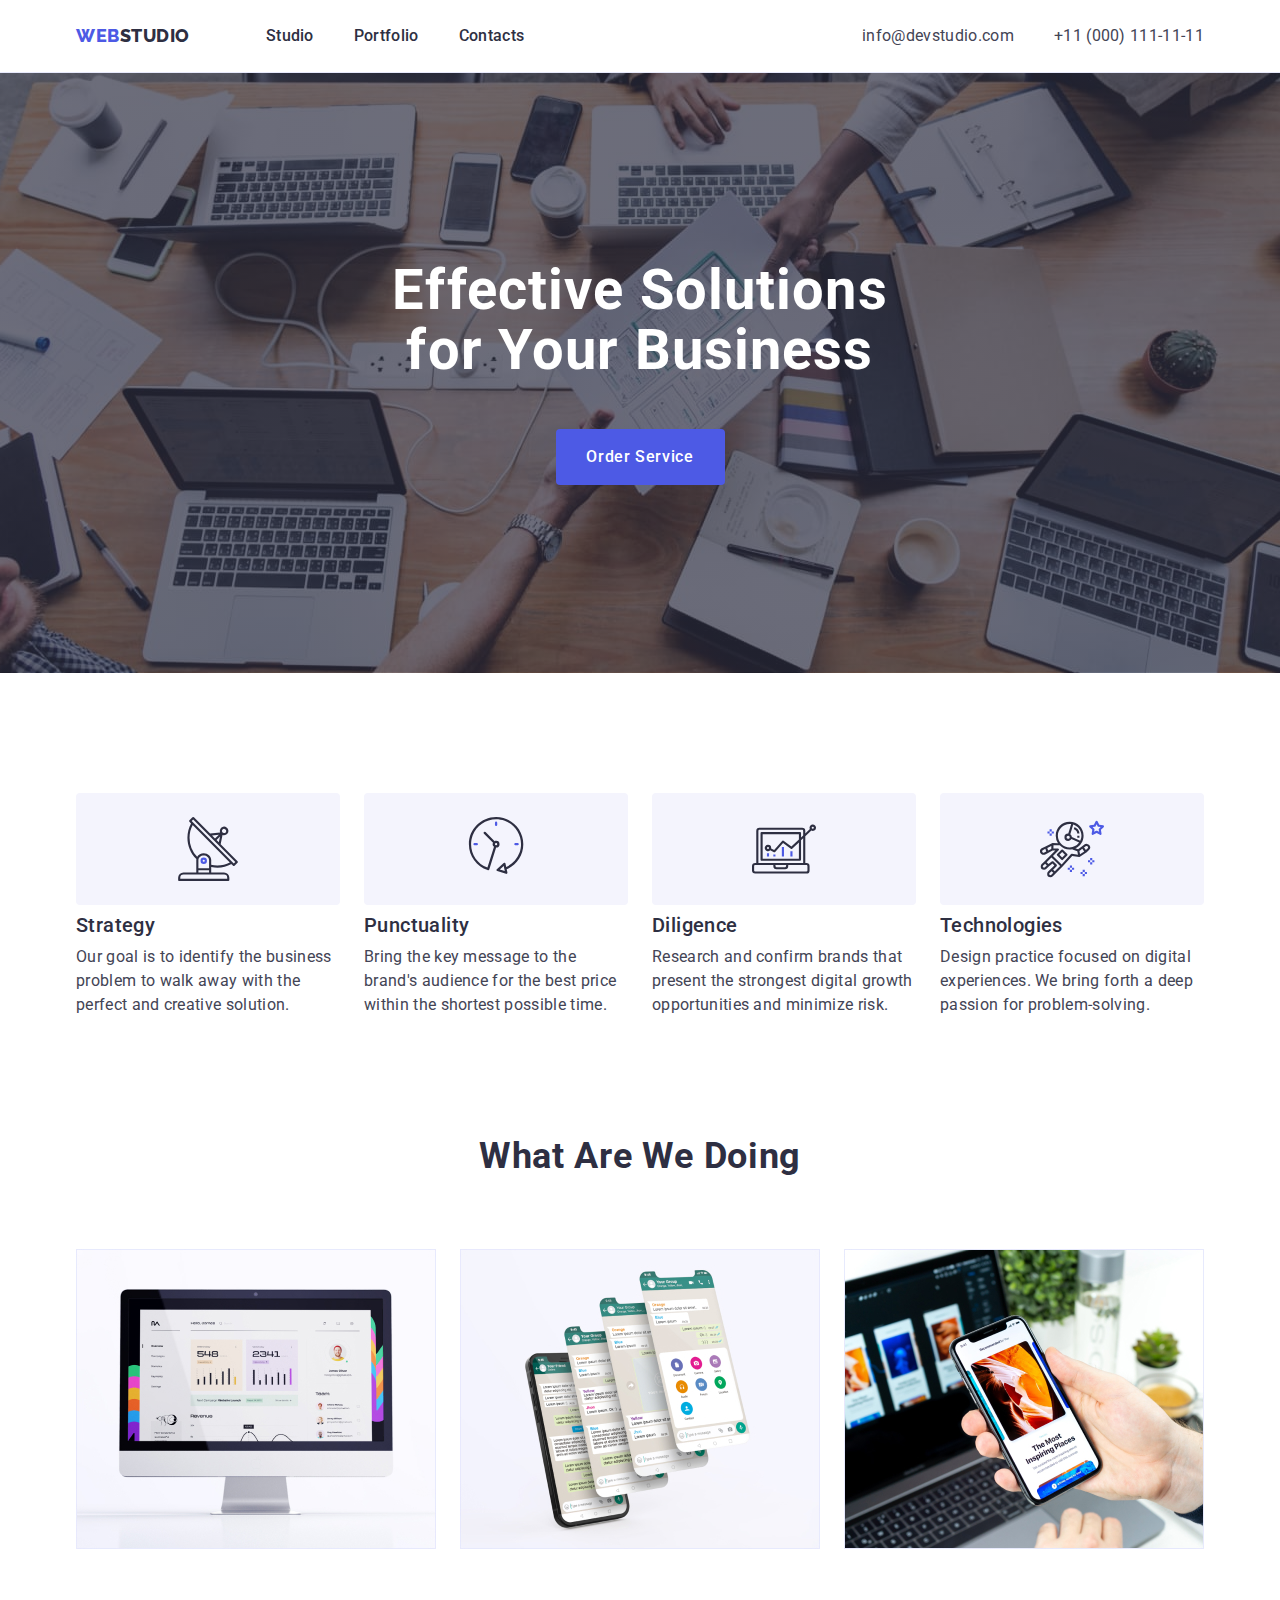
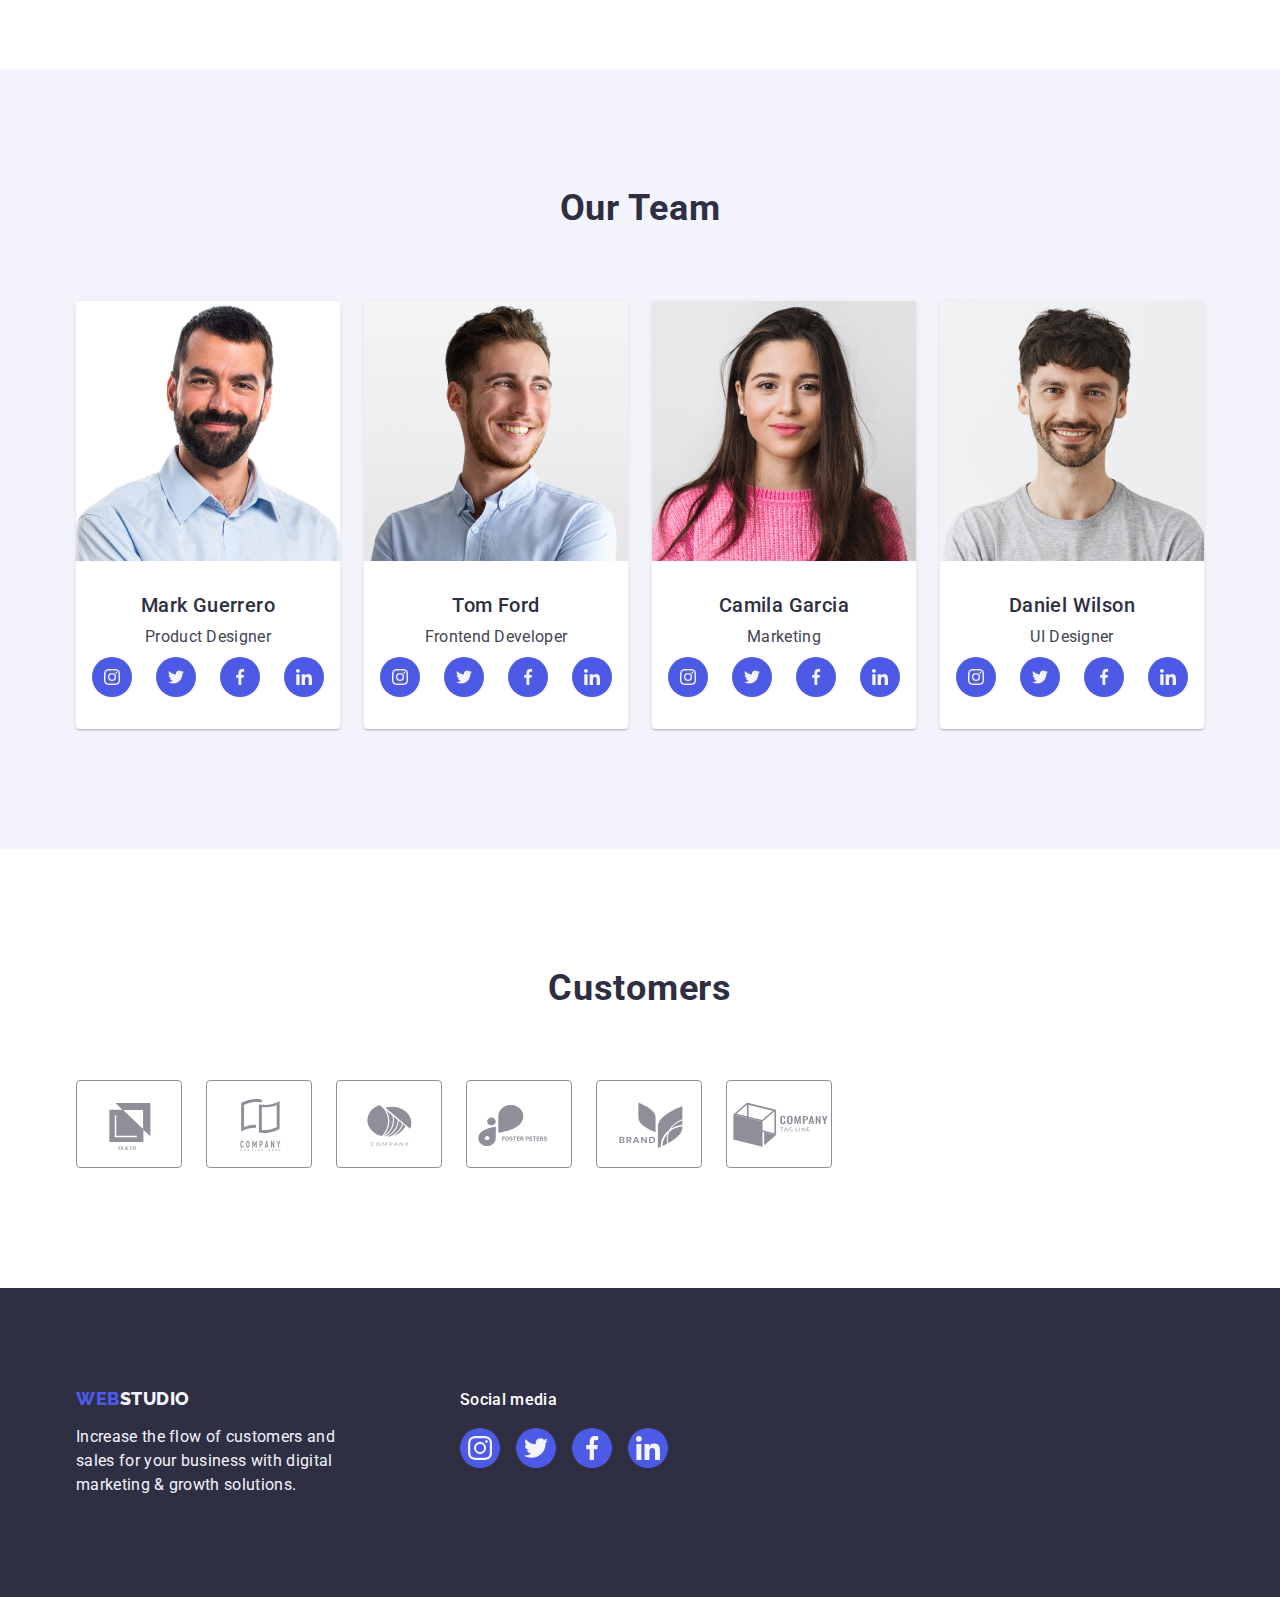
<file: index.html>
<!DOCTYPE html>
<html lang="en">
  <head>
    <!--Custom styles-->
    <link rel="stylesheet" href="https://cdnjs.cloudflare.com/ajax/libs/modern-normalize/1.1.0/modern-normalize.min.css">
    <link rel="stylesheet" href="./css/styles.css"/>
    <link rel="preconnect" href="https://fonts.googleapis.com">
    <link rel="preconnect" href="https://fonts.gstatic.com" crossorigin>
    <link href="https://fonts.googleapis.com/css2?family=Roboto:wght@400;500&display=swap" rel="stylesheet">
    <link rel="preconnect" href="https://fonts.googleapis.com">
    <link rel="preconnect" href="https://fonts.gstatic.com" crossorigin>
    <link href="https://fonts.googleapis.com/css2?family=Raleway:wght@800&display=swap" rel="stylesheet">
    <meta charset="UTF-8" />
    <meta http-equiv="X-UA-Compatible" content="IE=edge" />
    <meta name="viewport" content="width=device-width, initial-scale=1.0" />
    <title>Document</title>
  </head>
  <body>
    <!-- Header section -->
    <header class="header">
      <div class=" container"> 
        <nav class="nav-container">
          <a class=" header-logo logo link" href="./index.html">Web<span class="logo_span">Studio</span></a>
          <ul class="nav-list list">
            <li>
              <a class="nav_list_item link" href="./index.html">Studio</a>
            </li>
            <li>
              <a class="nav_list_item link" href="./portfolio.html">Portfolio</a>
            </li>
            <li>
              <a class="nav_list_item link" href="">Contacts</a>
            </li>
          </ul>
        </nav>
        <address class="add-ress">
          <ul class="add-list list">
            <li>
              <a class="add_style link" href="mailto:info@devstudio.com">info@devstudio.com</a>
            </li>
            <li>
              <a class="add_style link" href="tel:+110001111111">+11 (000) 111-11-11</a>
            </li>
          </ul>
        </address>
  
      </div> 

    </header>
    <main>
      <!-- Hero section-->
      <section class="hero-section">
        <div class="container">
          <h1 class="hero_title">Effective Solutions for Your Business</h1>
          <button class="hero_btn" type="button">Order Service</button>
       </div> 
      </section>
      <!-- Benefits  section-->
      <section class="benefits_section">
        <div class="container">
          <h2 hidden>Benefits</h2>
          <ul class="benefits_section-list list">
            <li class="benefits_section_item">
              <div class="benefits_section_item_img">
                <svg class="benefits_section_item_icon" width="64" height="64">
                  <use href="./images/icon.svg#icon-antenna-1"></use>
                </svg>
              </div>
              <h3 class="benefits_section_item_title">Strategy</h3>
              <p class="benefits_section_item_txt">
                Our goal is to identify the business problem to walk away with the
                perfect and creative solution.
              </p>
            </li>
            <li class="benefits_section_item">
              <div class="benefits_section_item_img">
                <svg class="benefits_section_item_icon" width="64" height="64">
                  <use href="./images/icon.svg#icon-clock-1"></use>
                </svg>
              </div>
              <h3 class="benefits_section_item_title">Punctuality</h3>
              <p class="benefits_section_item_txt">
                Bring the key message to the brand's audience for the best price
                within the shortest possible time.
              </p>
            </li>
            <li class="benefits_section_item">
              <div class="benefits_section_item_img">
                <svg class="benefits_section_item_icon" width="64" height="64">
                  <use href="./images/icon.svg#icon-diagram-1"></use>
                </svg>
              </div>
              <h3 class="benefits_section_item_title">Diligence</h3>
              <p class="benefits_section_item_txt">
                Research and confirm brands that present the strongest digital
                growth opportunities and minimize risk.
              </p>
            </li>
            <li class="benefits_section_item">
              <div class="benefits_section_item_img">
                <svg class="benefits_section_item_icon" width="64" height="64">
                  <use href="./images/icon.svg#icon-astronaut-1"></use>
                </svg>
              </div>
              <h3 class="benefits_section_item_title">Technologies</h3>
              <p class="benefits_section_item_txt">
                Design practice focused on digital experiences. We bring forth a
                deep passion for problem-solving.
              </p>
            </li>
          </ul>
        </div>
        
      </section>

      <!-- About section-->
      <section class="about_section">
        <div class="container">
          <h2 class="about_section_title">What are we doing</h2>
          <ul class="about_section_list list">
            <li class="about_section_item">
              <img class="img"
                src="./images/what-are-we-doing/img01.jpg"
                alt="Personal Computer"
                width="360"
              />
            </li>
            <li class="about_section_item">
              <img class="img"
                src="./images/what-are-we-doing/img02.jpg"
                alt="Smartphone"
                width="360"
              />
            </li>
            <li class="about_section_item">
              <img class="img"
                src="./images/what-are-we-doing/img03.jpg"
                alt="Synchronisation smartphone with PC"
                width="360"
              />
            </li>
          </ul>
        </div>
      </section>
      <!--Team section-->
      <section class="team_section">
        <div class="team_section_container container">
          <h2 class="team_section_title">Our Team</h2>
          <ul class="team_section_list list">
            <li class="team_section_list_item">
              <img class="img"
              src="./images/our-team/img1.jpg" alt="Young man" width="264" />
              <div class="emp-name">
                <h3 class="team_section_list_item_ttl">Mark Guerrero</h3>
                <p class="team_section_list_item_txt">Product Designer</p>
                <ul class="social-network-list list">
                  <li class="social-network-item">
                    <a class="social-network-link" href="">
                      <svg class="social-network-link-icon" width="16" height="16">
                        <use href="./images/icon.svg#icon-instagram">  </use>
                      </svg>
                    </a>
                  </li>
                  <li class="social-network-item">
                    <a class="social-network-link" href="">
                      <svg class="social-network-link-icon" width="16" height="16">
                        <use href="./images/icon.svg#icon-twitter">  </use>
                      </svg>
                    </a>
                  </li>
                  <li class="social-network-item">
                    <a class="social-network-link" href="">
                      <svg class="social-network-link-icon" width="16" height="16">
                        <use href="./images/icon.svg#icon-facebook">  </use>
                      </svg>
                    </a>
                  </li>
                  <li class="social-network-item">
                    <a class="social-network-link" href="">
                      <svg class="social-network-link-icon" width="16" height="16">
                        <use href="./images/icon.svg#icon-linkedin">  </use>
                      </svg>
                    </a>
                  </li>
                </ul>
              </div>
            </li>
            <li class="team_section_list_item">
              <img class="img"
              src="./images/our-team/img2.jpg" alt="Young man" width="264" />
              <div class="emp-name">
                <h3 class="team_section_list_item_ttl">Tom Ford</h3>
                <p class="team_section_list_item_txt">Frontend Developer</p>
                <ul class="social-network-list list">
                  <li class="social-network-item">
                    <a class="social-network-link" href="">
                      <svg class="social-network-link-icon" width="16" height="16">
                        <use href="./images/icon.svg#icon-instagram">  </use>
                      </svg>
                    </a>
                  </li>
                  <li class="social-network-item">
                    <a class="social-network-link" href="">
                      <svg class="social-network-link-icon" width="16" height="16">
                        <use href="./images/icon.svg#icon-twitter">  </use>
                      </svg>
                    </a>
                  </li>
                  <li class="social-network-item">
                    <a class="social-network-link" href="">
                      <svg class="social-network-link-icon" width="16" height="16">
                        <use href="./images/icon.svg#icon-facebook">  </use>
                      </svg>
                    </a>
                  </li>
                  <li class="social-network-item">
                    <a class="social-network-link" href="">
                      <svg class="social-network-link-icon" width="16" height="16">
                        <use href="./images/icon.svg#icon-linkedin">  </use>
                      </svg>
                    </a>
                  </li>
                </ul>
              </div>
            </li>
            <li class="team_section_list_item">
              <img class="img"
                src="./images/our-team/img3.jpg"
                alt="Young woman"
                width="264"
              />
              <div class="emp-name">
                <h3 class="team_section_list_item_ttl">Camila Garcia</h3>
                <p class="team_section_list_item_txt">Marketing</p>
                <ul class="social-network-list list">
                  <li class="social-network-item">
                    <a class="social-network-link" href="">
                      <svg class="social-network-link-icon" width="16" height="16">
                        <use href="./images/icon.svg#icon-instagram">  </use>
                      </svg>
                    </a>
                  </li>
                  <li class="social-network-item">
                    <a class="social-network-link" href="">
                      <svg class="social-network-link-icon" width="16" height="16">
                        <use href="./images/icon.svg#icon-twitter">  </use>
                      </svg>
                    </a>
                  </li>
                  <li class="social-network-item">
                    <a class="social-network-link" href="">
                      <svg class="social-network-link-icon" width="16" height="16">
                        <use href="./images/icon.svg#icon-facebook">  </use>
                      </svg>
                    </a>
                  </li>
                  <li class="social-network-item">
                    <a class="social-network-link" href="">
                      <svg class="social-network-link-icon" width="16" height="16">
                        <use href="./images/icon.svg#icon-linkedin">  </use>
                      </svg>
                    </a>
                  </li>
                </ul>
              </div>
            </li>
            <li class="team_section_list_item">
              <img  class="img" src="./images/our-team/img4.jpg" alt="Young man" width="264" />
              <div class="emp-name">
                <h3 class="team_section_list_item_ttl">Daniel Wilson</h3>
                <p class="team_section_list_item_txt">UI Designer</p>
                <ul class="social-network-list list">
                  <li class="social-network-item">
                    <a class="social-network-link" href="">
                      <svg class="social-network-link-icon" width="16" height="16">
                        <use href="./images/icon.svg#icon-instagram">  </use>
                      </svg>
                    </a>
                  </li>
                  <li class="social-network-item">
                    <a class="social-network-link" href="">
                      <svg class="social-network-link-icon" width="16" height="16">
                        <use href="./images/icon.svg#icon-twitter">  </use>
                      </svg>
                    </a>
                  </li>
                  <li class="social-network-item">
                    <a class="social-network-link" href="">
                      <svg class="social-network-link-icon" width="16" height="16">
                        <use href="./images/icon.svg#icon-facebook">  </use>
                      </svg>
                    </a>
                  </li>
                  <li class="social-network-item">
                    <a class="social-network-link" href="">
                      <svg class="social-network-link-icon" width="16" height="16">
                        <use href="./images/icon.svg#icon-linkedin">  </use>
                      </svg>
                    </a>
                  </li>
                </ul>
              </div>
            </li>
          </ul>
        </div>
      </section>
      <!-- Customers-->
      <section class="customers-section">
        <div class="customers-section-container container">
          <h2 class="customers-section-title">Customers</h2>
          <ul class="customers-section-list list">
            <li class="customers-section-item">
              <a class="customers-section-item-link link" href="">
                <svg class="customers-section-item-icon" width="104" height="56">
                  <use href="./images/icon.svg#icon-Logo-1"></use>
                </svg>
              </a>
            </li>
            <li class="customers-section-item">
              <a class="customers-section-item-link link" href="">
                <svg class="customers-section-item-icon" width="104" height="56">
                  <use href="./images/icon.svg#icon-Logo-2"></use>
                </svg>
              </a>
            </li>
            <li class="customers-section-item">
              <a class="customers-section-item-link link" href="">
                <svg class="customers-section-item-icon" width="104" height="56">
                  <use href="./images/icon.svg#icon-Logo-3"></use>
                </svg>
              </a>
            </li>
            <li class="customers-section-item">
              <a class="customers-section-item-link link" href="">
                <svg class="customers-section-item-icon" width="104" height="56">
                  <use href="./images/icon.svg#icon-Logo-4"></use>
                </svg>
              </a>
            </li>
            <li class="customers-section-item">
              <a class="customers-section-item-link link" href="">
                <svg class="customers-section-item-icon" width="104" height="56">
                  <use href="./images/icon.svg#icon-Logo-5"></use>
                </svg>
              </a>
            </li>
            <li class="customers-section-item">
              <a class="customers-section-item-link link" href="">
                <svg class="customers-section-item-icon" width="104" height="56">
                  <use href="./images/icon.svg#icon-Logo-6"></use>
                </svg>
              </a>
            </li>
          </ul>
        </div>

      </section>
    </main>
    <footer class="footer">
      <div class="footer-content-container container">
        <div class="footer-content">
          <a class="footer-logo logo link" href="./index.html">Web<span class="logo_span">Studio</span></a>
          <p class="footer-txt">
            Increase the flow of customers and sales for your business with digital
            marketing & growth solutions.
          </p>
        </div>
        <div class="footer-social-media-container">
          <p class="footer-social-media-ttl">Social media</p>
          <ul class="footer-social-network-list list">
            <li class="footer-social-network-item">
              <a class="footer-social-network-link" href="">
                <svg class="footer-social-network-link-icon" width="24" height="24">
                  <use href="./images/icon.svg#icon-instagram">  </use>
                </svg>
              </a>
            </li>
            <li class="footer-social-network-item">
              <a class="footer-social-network-link" href="">
                <svg class="footer-social-network-link-icon" width="24" height="24">
                  <use href="./images/icon.svg#icon-twitter">  </use>
                </svg>
              </a>
            </li>
            <li class="footer-social-network-item">
              <a class="footer-social-network-link" href="">
                <svg class="footer-social-network-link-icon" width="24" height="24">
                  <use href="./images/icon.svg#icon-facebook">  </use>
                </svg>
              </a>
            </li>
            <li class="footer-social-network-item">
              <a class="footer-social-network-link" href="">
                <svg class="footer-social-network-link-icon" width="24" height="24">
                  <use href="./images/icon.svg#icon-linkedin">  </use>
                </svg>
              </a>
            </li>
          </ul>          

        </div>
      </div>      
    </footer>
  </body>
</html>
</file>
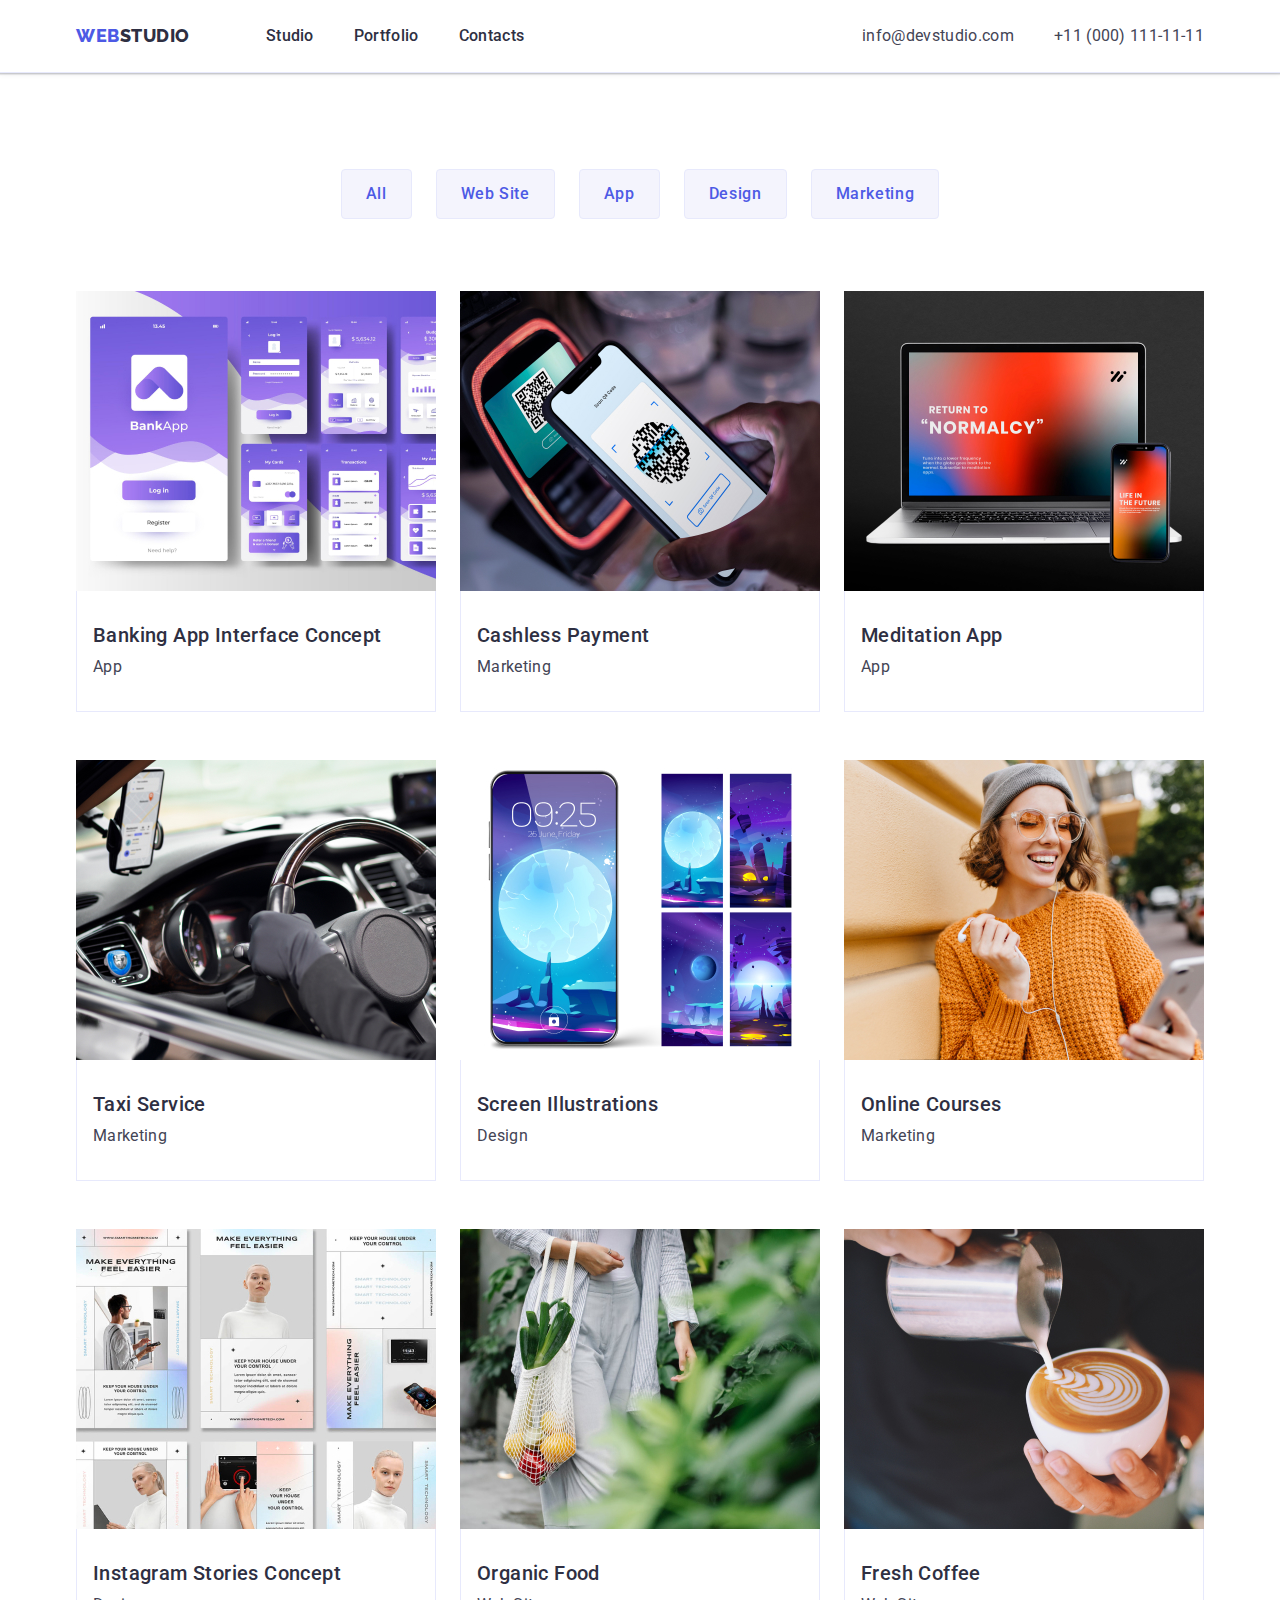
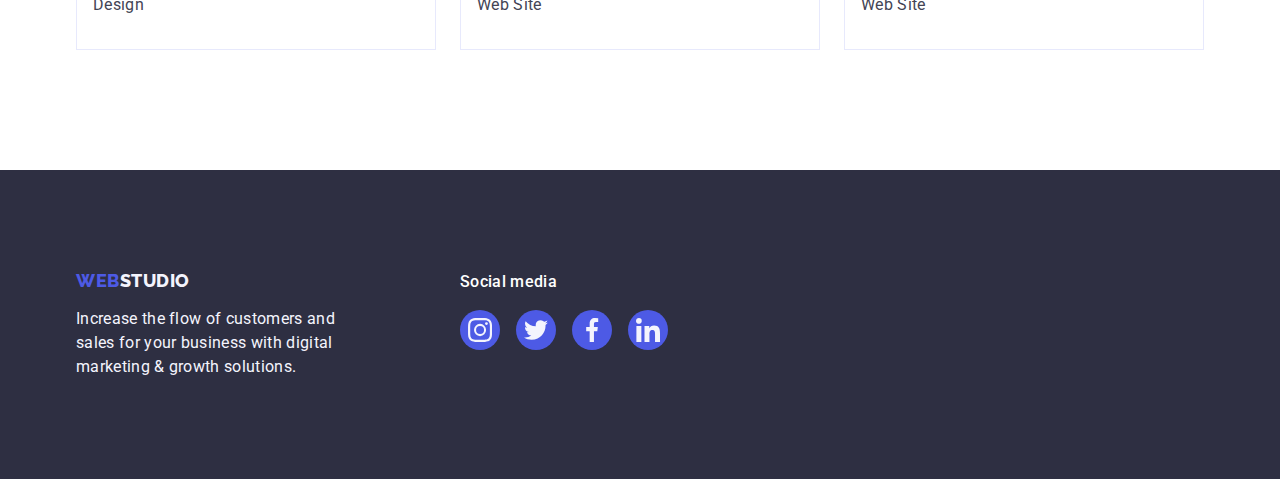
<file: portfolio.html>
<!DOCTYPE html>
<html lang="en">
  <head>
    <!--Custom styles-->
    <link
      rel="stylesheet"
      href="https://cdnjs.cloudflare.com/ajax/libs/modern-normalize/1.1.0/modern-normalize.min.css"
    />
    <link rel="stylesheet" href="./css/styles.css" />
    <link rel="preconnect" href="https://fonts.googleapis.com" />
    <link rel="preconnect" href="https://fonts.gstatic.com" crossorigin />
    <link
      href="https://fonts.googleapis.com/css2?family=Roboto:wght@400;500&display=swap"
      rel="stylesheet"
    />
    <link rel="preconnect" href="https://fonts.googleapis.com" />
    <link rel="preconnect" href="https://fonts.gstatic.com" crossorigin />
    <link
      href="https://fonts.googleapis.com/css2?family=Raleway:wght@800&display=swap"
      rel="stylesheet"
    />
    <meta charset="UTF-8" />
    <meta http-equiv="X-UA-Compatible" content="IE=edge" />
    <meta name="viewport" content="width=device-width, initial-scale=1.0" />
    <title>Document</title>
  </head>
  <body>
    <!-- Header section -->
    <header class="header">
      <div class="container">
        <nav class="nav-container">
          <a class="header-logo logo link" href="./index.html"
            >Web<span class="logo_span">Studio</span></a
          >
          <ul class="nav-list list">
            <li>
              <a class="nav_list_item link" href="./index.html">Studio</a>
            </li>
            <li>
              <a class="nav_list_item link" href="./portfolio.html">Portfolio</a>
            </li>
            <li>
              <a class="nav_list_item link" href="">Contacts</a>
            </li>
          </ul>
        </nav>
        <address class="add-ress">
          <ul class="add-list list">
            <li>
              <a class="add_style link" href="mailto:info@devstudio.com"
                >info@devstudio.com</a
              >
            </li>
            <li>
              <a class="add_style link" href="tel:+110001111111"
                >+11 (000) 111-11-11</a
              >
            </li>
          </ul>
        </address>
      </div>
    </header>
    <main>
      <!--Options-->
      <section class="portfolio-section">
        <div class="container">
          <h1 hidden>Production type</h1>
          <ul class="production_type_section_btn_list list">
            <li>
              <button class="production_type_section_btn" type="button">All</button>
            </li>
            <li>
              <button class="production_type_section_btn" type="button">Web Site</button>
            </li>
            <li>
              <button class="production_type_section_btn" type="button">App</button>
            </li>
            <li>
              <button class="production_type_section_btn" type="button">Design</button>
            </li>
            <li>
              <button class="production_type_section_btn" type="button">Marketing</button>
            </li>
          </ul>
          <ul class="production_examples_section_list list">
            <li class="production_examples_section_item">
              <a class="production_examples_section_link link" href="">
                <img
                  class="img"
                  src="./images/progect-cards/img-1.jpg"
                  alt="Banking app screens"
                  width="360"
                />
                <div class="card-description">
                  <h2 class="production_examples_section_item_title">
                    Banking App Interface Concept
                  </h2>
                  <p class="production_examples_section_item_txt">App</p>
                </div>
              </a>
            </li>
            <li class="production_examples_section_item">
              <a class="production_examples_section_link link" href="">
                <img
                  class="img"
                  src="./images/progect-cards/img-2.jpg"
                  alt="Smartphone with QR-code reader"
                  width="360"
                />
                <div class="card-description">
                  <h2 class="production_examples_section_item_title">Cashless Payment</h2>
                  <p class="production_examples_section_item_txt">Marketing</p>
                </div>
              </a>
            </li>
            <li class="production_examples_section_item">
              <a class="production_examples_section_link link" href="">
                <img
                  class="img"
                  src="./images/progect-cards/img-3.jpg"
                  alt="Laptop synchronised with smartphone"
                  width="360"
                />
                <div class="card-description">
                  <h2 class="production_examples_section_item_title">Meditation App</h2>
                  <p class="production_examples_section_item_txt">App</p>
                </div>
              </a>
            </li>
            <li class="production_examples_section_item">
              <a class="production_examples_section_link link" href="">
                <img
                  class="img"
                  src="./images/progect-cards/img-4.jpg"
                  alt="Seering wheel"
                  width="360"
                />
                <div class="card-description">
                  <h2 class="production_examples_section_item_title">Taxi Service</h2>
                  <p class="production_examples_section_item_txt">Marketing</p>
                </div>
              </a>
            </li>
            <li class="production_examples_section_item">
              <a class="production_examples_section_link link" href="">
                <img
                  class="img"
                  src="./images/progect-cards/img-5.jpg"
                  alt="Smartphone screens"
                  width="360"
                />
                <div class="card-description">
                  <h2 class="production_examples_section_item_title">Screen Illustrations</h2>
                  <p class="production_examples_section_item_txt">Design</p>
                </div>
              </a>
            </li>
            <li class="production_examples_section_item">
              <a class="production_examples_section_link link" href="">
                <img
                  class="img"
                  src="./images/progect-cards/img-6.jpg"
                  alt="The girl with phone"
                  width="360"
                />
                <div class="card-description">
                  <h2 class="production_examples_section_item_title">Online Courses</h2>
                  <p class="production_examples_section_item_txt">Marketing</p>
                </div>
              </a>
            </li>
            <li class="production_examples_section_item">
              <a class="production_examples_section_link link" href="">
                <img
                  class="img"
                  src="./images/progect-cards/img-7.jpg"
                  alt="Instagram stories screens"
                  width="360"
                />
                <div class="card-description">
                  <h2 class="production_examples_section_item_title">Instagram Stories Concept</h2>
                  <p class="production_examples_section_item_txt">Design</p>
                </div>
              </a>
            </li>
            <li class="production_examples_section_item">
              <a class="production_examples_section_link link" href="">
                <img
                  class="img"
                  src="./images/progect-cards/img-8.jpg"
                  alt="Bag with fresh vegetables"
                  width="360"
                />
                <div class="card-description">
                  <h2 class="production_examples_section_item_title">Organic Food</h2>
                  <p class="production_examples_section_item_txt">Web Site</p>
                </div>
              </a>
            </li>
            <li class="production_examples_section_item">
              <a class="production_examples_section_link link" href="">
                <img
                  class="img"
                  src="./images/progect-cards/img-9.jpg"
                  alt="Coffe with milk"
                  width="360"
                />
                <div class="card-description">
                  <h2 class="production_examples_section_item_title">Fresh Coffee</h2>
                  <p class="production_examples_section_item_txt">Web Site</p>
                </div>
              </a>
            </li>
          </ul>
        </div>
      </section>
    </main>
    <footer class="footer">
      <div class="footer-content-container container">
        <div class="footer-content">
          <a class="footer-logo logo link" href="./index.html">Web<span class="logo_span">Studio</span></a>
          <p class="footer-txt">
            Increase the flow of customers and sales for your business with digital
            marketing & growth solutions.
          </p>
        </div>
        <div class="footer-social-media-container">
          <p class="footer-social-media-ttl">Social media</p>
          <ul class="footer-social-network-list list">
            <li class="footer-social-network-item">
              <a class="footer-social-network-link" href="">
                <svg class="footer-social-network-link-icon" width="24" height="24">
                  <use href="./images/icon.svg#icon-instagram">  </use>
                </svg>
              </a>
            </li>
            <li class="footer-social-network-item">
              <a class="footer-social-network-link" href="">
                <svg class="footer-social-network-link-icon" width="24" height="24">
                  <use href="./images/icon.svg#icon-twitter">  </use>
                </svg>
              </a>
            </li>
            <li class="footer-social-network-item">
              <a class="footer-social-network-link" href="">
                <svg class="footer-social-network-link-icon" width="24" height="24">
                  <use href="./images/icon.svg#icon-facebook">  </use>
                </svg>
              </a>
            </li>
            <li class="footer-social-network-item">
              <a class="footer-social-network-link" href="">
                <svg class="footer-social-network-link-icon" width="24" height="24">
                  <use href="./images/icon.svg#icon-linkedin">  </use>
                </svg>
              </a>
            </li>
          </ul>  

        </div>
      </div>      
    </footer>
  </body>
</html>
</file>
<file: css/styles.css>
:root {
	--iris: #4D5AE5;
	--ocean: #404BBF;
	--navy-blue: #2E2F42;
	--green: #31D0AA;
	--slate: #434455;
	--light-slate: #8E8F99;
	--cornflower: #E7E9FC;
	--cloud: #F4F4FD;
	--navy-blue-modal: #2E2F42 40%;
	--grey: #2E2F42 70%;
	--white: #FFFFFF;
	--dairy: #FCFCFC;
}

body {
    font-family: "Roboto", sans-serif;
    color:var(--slate);
    background-color: var(--white) ;
}
h1,
h2,
h3,
h4,
h5,
h6,
p {
    margin: 0;
}
 
.visually-hidden {
  position: absolute;
  width: 1px;
  height: 1px;
  margin: -1px;
  border: 0;
  padding: 0;
}

.list {
    list-style: none;
    padding: 0;
    margin: 0;
}
.link {
    text-decoration: none;
}
.img {
    display: block;
}
.container {
    width: 1158px;
    padding: 0 15px;
    margin-left: auto;
    margin-right: auto;
}
 /* Header styles */
 .header {
    border-bottom: 1px solid  var(--cornflower);
    box-shadow: 0px 2px 1px rgba(46, 47, 66, 0.08), 0px 1px 1px rgba(46, 47, 66, 0.16), 0px 1px 6px rgba(46, 47, 66, 0.08);


 }
.header .container {
    display: flex;
    align-items: center;
    justify-content: space-between;
    
}
.nav-container {
    display: flex;
    align-items: center;
}
.logo {
    display: block;
    font-family: "Raleway", sans-serif;
    font-weight: 800;
    font-size: 18px;
    line-height: 1.17;
    letter-spacing: 0.03em;
    text-transform: uppercase;
    color: var(--iris);
}
.header-logo {
     margin-right: 76px;
}
.header  .logo_span {
    color: var(--navy-blue);
}

.nav_list_item {
    display: inline-block;
    padding: 24px 0;
    font-weight: 500;
    font-size: 16px;
    line-height: 1.5;
    letter-spacing: 0.02em;
    color: var(--navy-blue) ;
}

.nav-list {
    display: flex;
    gap: 40px;
    

}

.nav-list .link:hover{
    color: var(--ocean);
}
.nav-list .link:focus {
    color: var(--ocean);
}
.add-ress {
    font-style: normal
}
.add_style {
    line-height: 1.5;
    letter-spacing: 0.02em;
    color: var(--slate);
}
.add-list {
    display: flex;
    gap: 40px;
    margin: 0;
}
.add-list .link:hover {
    color: var(--ocean);
}
.add-list .link:focus {
    color: var(--ocean);
}

/* Hero styles */
.hero-section {
    max-width: 1440px;
    margin-left: auto;
    margin-right: auto;
    background-image: linear-gradient(rgba(46, 47, 66, 0.7),rgba(46, 47, 66, 0.7)),
     url(../images/hero-section/people-office-compessed.jpg);
    background-repeat: no-repeat;
    background-position: center;
    background-size: cover;


    background-color: var(--navy-blue);
    padding: 188px 0;
}
.overlay {
   
}
.hero_title {
    display: block;
    margin: 0 auto 48px auto;
    max-width: 496px;
    font-size: 56px;
    line-height: 1.07;
    text-align: center;
    letter-spacing: 0.02em;
    color: var(--white);
    
    }
    .hero_btn {
        display: block ;
        margin: 0 auto;
        min-width: 169px;
        min-height: 56px;
        border: none;
        border-radius: 4px;
        background-color: var(--iris);
        font-family: "Roboto", sans-serif;
        font-weight: 500;
        font-size: 16px;
        line-height: 1.5;
        letter-spacing: 0.04em;
        color: var(--white);
        cursor: pointer;
    }
    .hero .hero_btn:hover,
    .hero .hero_btn:focus {
       background-color:  var(--ocean);  
    }
    /* Benefits section styes */
    .benefits_section {
        padding: 120px 0;
    }
    .benefits_section-list {
        display: flex;
        gap: 24px;
        
    }
    .benefits_section_item {
        width: calc((100% - 72px) / 4);
        
    }
    .benefits_section_item_img {
        display: flex;
        margin-bottom: 8px;
        align-items: center;
        justify-content: center;
        height: 112px;
        border-radius: 4px;
        background-color: var(--cloud);

    }
    .benefits_section_item_title {
        margin-bottom: 8px;
        font-weight: 500;
        font-size: 20px;
        line-height: 1.2;
        letter-spacing: 0.02em;
        color: var(--navy-blue) ;
    }
    .benefits_section_item_txt {
        line-height: 1.5;
        letter-spacing: 0.02em;
    }
    /*About section styles*/
    .about_section {
        padding-bottom: 120px;
    }
    .about_section_title {
        margin-bottom: 72px;
        font-size: 36px;
        line-height: 1.11;
        text-align: center;
        letter-spacing: 0.02em;
        text-transform: capitalize;
        color: var(--navy-blue) ;
    }

    .about_section_list {
        display: flex;
        gap: 24px;
    }
    .about_section_item {
        width: calc((100% - 48px) / 3);
    }
    /* Team section */
    .team_section {
        padding: 120px 0;
        background-color:  var(--cloud);
    }
    .team_section_title {
        margin-bottom: 72px;
        font-size: 36px;
        line-height: 1.11;
        text-align: center;
        letter-spacing: 0.02em;
        text-transform: capitalize;
        color:  var(--navy-blue) ;
    }
    .team_section_list {
        display: flex;
        gap: 24px;
    }
    .team_section_list_item {
        box-shadow: 0px 1px 6px rgba(46, 47, 66, 0.08), 0px 1px 1px rgba(46, 47, 66, 0.16), 0px 2px 1px rgba(46, 47, 66, 0.08);
        background-color:  var(--white) ;
        border-radius: 0px 0px 4px 4px;
    }
    .emp-name {
        padding: 32px 0;
        border-radius: 0px 0px 4px 4px;
    }
    
    .team_section_list_item_ttl {
        display: block;
        margin-bottom: 8px;
        font-weight: 500;
        font-size: 20px;
        line-height: 1.2;
        letter-spacing: 0.02em;
        text-align: center;
        color: var(--navy-blue);
    }
    .team_section_list_item_txt {
        text-align: center;
        font-size: 16px;
        line-height: 1.5;
        letter-spacing: 0.02em;

        margin-bottom: 8px;
    }
    .social-network-list{
        display: flex;
        align-items: center;
        justify-content: center;
        gap: 24px;
    }
    .social-network-item {
        width: 40px;
        height: 40px;
    }
    .social-network-link {
        display: flex;
        align-items: center;
        justify-content: center;
        width: 100%;
        height: 100%;

        background-color: var(--iris);
        border-radius: 50%;
    }
    .social-network-link:hover,
    .social-network-link:focus {
        background-color: #404bbf;
    }

    
    .social-network-link-icon {
        fill: var(--cloud);
    }
    /* Customers section*/
    .customers-section {
        padding: 120px 0;
        background-color: var(--white);
    }
    .customers-section-title {
        margin-bottom: 72px;
        font-size: 36px;
        line-height: 1.1;
        text-align: center;
        letter-spacing: 0.02em;
        text-transform: capitalize;
        color:  var(--navy-blue) ;  
    }
    .customers-section-list {
        display: flex;
        gap: 24px;
    }
    .customers-section-item {
        width: calc((100%-120px) /6);
        height: 88px;
        color: #afb1b8;
    }
    .customers-section-item-link {
        width: 100%;
        height: 100%;
        display: flex;
        align-items: center;
        justify-content: center;
        border: 1px solid var(--light-slate);
        border-radius: 4px ; 
        color: var(--light-slate); 
    
    }
    .customers-section-item :hover,
    .customers-section-item :focus {
        border-color: var(--ocean);
        color: var(--ocean);
    }
    .customers-section-item-icon {
        fill: currentColor;
    }


    /* Portfolio */
    .portfolio-section {
        padding: 96px 0 120px;
    }
    /* Production type  styles  */
    .production_type_section_btn_list {
        display: flex;
        justify-content: center;
        gap: 24px;
        margin-bottom: 72px;
    }
    
    .production_type_section_btn {
        padding: 12px 24px;
        border: 1px solid var(--cornflower);
        border-radius: 4px;
        font-family: "Roboto", sans-serif;
        font-weight: 500;
        font-size: 16px;
        line-height: 1.5;
        letter-spacing: 0.04em;
        background-color:  var(--cloud);
        color: var(--iris);
        cursor: pointer;
    }

    .production_type_section_btn:hover,
    .production_type_section_btn:focus {
        color: var(--white);
        box-shadow: 0px 3px 1px rgba(0, 0, 0, 0.1), 0px 2px 1px rgba(0, 0, 0, 0.08), 0px 2px 2px rgba(0, 0, 0, 0.12);;
    }
    .production_type_section_btn:hover,
    .production_type_section_btn:focus {
        border: 1px solid transparent ;
     background-color: var(--ocean);
    }
    /* Production  examples styles */
    .production_examples_section_list {
        display: flex;
        flex-wrap: wrap;
        column-gap: 24px;
        row-gap: 48px;
    }
    .production_examples_section_item {
        width: calc((100% - 48px) / 3); 
    }
    .production_examples_section_link {
        display: block;
    }
    .production_examples_section_link:hover,
    .production_examples_section_link:focus {
        box-shadow: 0px 1px 6px rgba(46, 47, 66, 0.08), 0px 1px 1px rgba(46, 47, 66, 0.16), 0px 2px 1px rgba(46, 47, 66, 0.08);
    }
    
    .card-description {
        padding: 32px 16px;
        border: 1px solid var(--cornflower);
        border-top: none; 
        
    }
    .production_examples_section_item_title {
        margin-bottom: 8px;
        font-weight: 500;
        font-size: 20px;
        line-height: 1.2;
        letter-spacing: 0.02em;
        color: var(--navy-blue);
    }
    .production_examples_section_item_txt {
        font-size: 16px;
        line-height: 1.5;
        letter-spacing: 0.02em;
        color: var(--slate);
    }
    /* Footer */
    .footer {
        padding: 100px 0;
        background-color: var(--navy-blue);
    }
    .footer-content-container {
        display: flex;
        align-items: baseline;
        gap: 120px;      
    }
    .footer-logo {
        display: inline-block;
        margin-bottom: 16px;

    }
    .footer .logo_span {
        color:  var(--cloud);  
      }
      
    .footer-txt {
        width: 264px;
        color: var(--cloud);
        font-size: 16px;
        line-height: 1.5;
        letter-spacing: 0.02em;
    }
    .social-media-container {

    }
    .footer-social-media-ttl {
        margin-bottom: 16px;
        font-style: normal;
        font-weight: 500;
        font-size: 16px;
        line-height: 24px;
        letter-spacing: 0.02em;
        color: #FFFFFF;
    }
    .footer-social-network-list{
        display: flex;
        align-items: center;
        justify-content: center;
        gap: 16px;
    }
    .footer-social-network-link {
        display: flex;
        align-items: center;
        justify-content: center;
        width: 100%;
        height: 100%;

        background-color: var(--iris);
        border-radius: 50%;
    }
    .footer-social-network-item :hover,
    .footer-social-network-item :focus {
        background-color: var(--green);
    }

    .footer-social-network-item {
        width: 40px;
        height: 40px;
    }
    .footer-social-network-link-icon {
        fill: var(--cloud);
    }
</file>
